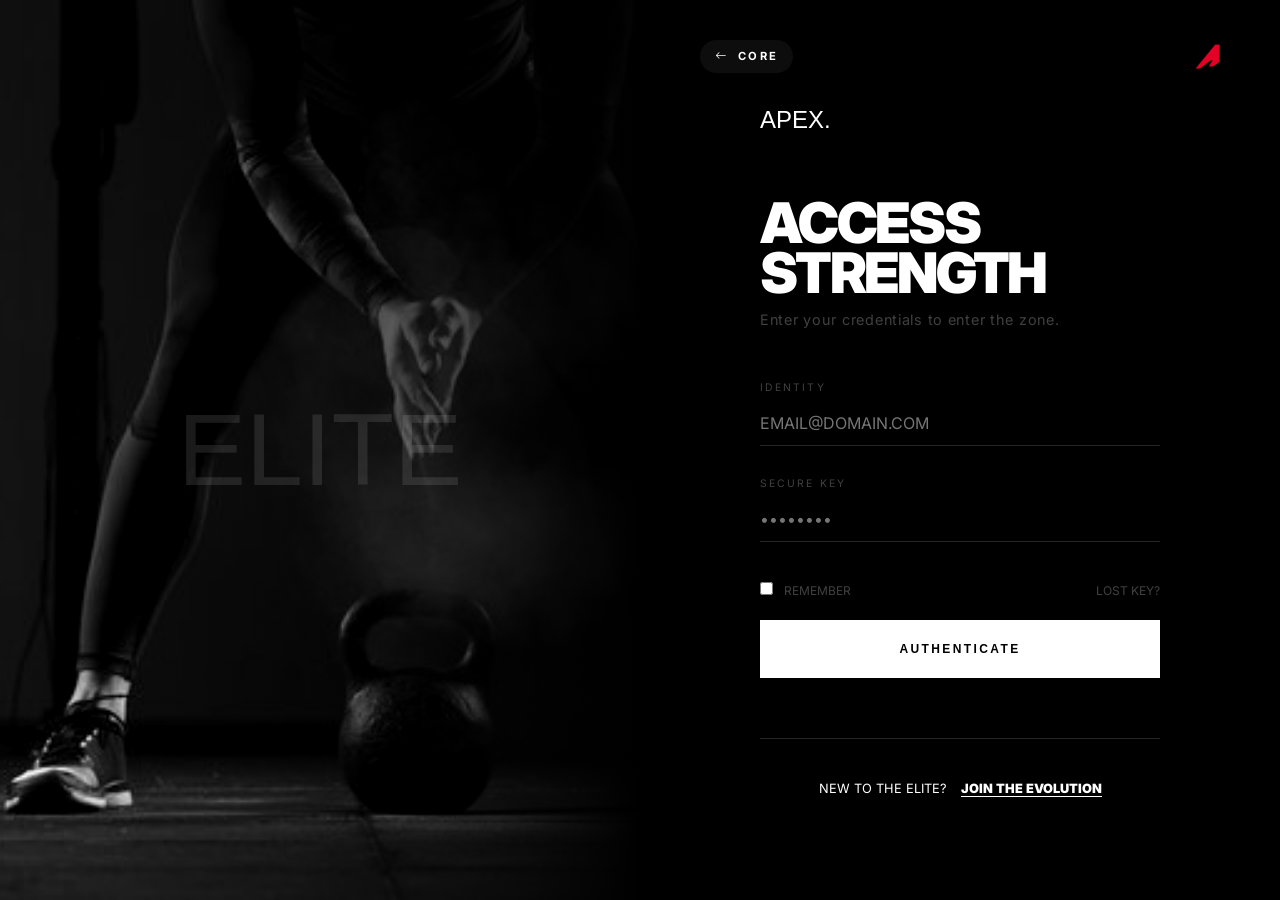
<file: frontend/login.html>
<!DOCTYPE html>
<html lang="en">
<head>
    <meta charset="UTF-8">
    <meta name="viewport" content="width=device-width, initial-scale=1.0">
    <title>LOGIN | APEX ELITE</title>
    <link href="https://cdn.jsdelivr.net/npm/bootstrap@5.3.2/dist/css/bootstrap.min.css" rel="stylesheet">
    <link rel="stylesheet" href="https://cdn.jsdelivr.net/npm/bootstrap-icons@1.11.3/font/bootstrap-icons.min.css">
    <link href="https://fonts.googleapis.com/css2?family=Inter:wght@300;400;700;900&family=Syncopate:wght@700&display=swap" rel="stylesheet">
    <style>
        :root { --bg: #000000; --text: #ffffff; --muted: #404040; --border: #262626; }
        body, html { margin: 0; padding: 0; height: 100%; background: var(--bg); color: var(--text); font-family: 'Inter', sans-serif; overflow-x: hidden; }
        
        .main-grid { display: grid; grid-template-columns: 1fr 1fr; height: 100vh; width: 100vw; }
        
        /* Creative Image Side */
        .visual-side { position: relative; overflow: hidden; background: #0a0a0a; }
        .visual-side img { width: 100%; height: 100%; object-fit: cover; filter: grayscale(100%) contrast(1.1); transition: transform 2s ease; }
        .visual-side:hover img { transform: scale(1.1); }
        .visual-side::after { content: ''; position: absolute; inset: 0; background: linear-gradient(to right, transparent, var(--bg)); }
        
        .floating-label { position: absolute; top: 50%; left: 50%; transform: translate(-50%, -50%); z-index: 2; font-family: 'Syncopate', sans-serif; font-size: 8vw; opacity: 0.1; pointer-events: none; white-space: nowrap; }

        /* Form Side */
        .form-side { display: flex; flex-direction: column; padding: 60px; justify-content: center; position: relative; }
        
        .top-nav { position: absolute; top: 40px; left: 60px; right: 60px; display: flex; justify-content: space-between; align-items: center; z-index: 10; }
        .back-home { color: var(--text); text-decoration: none; font-size: 0.7rem; font-weight: 700; letter-spacing: 0.2em; display: flex; align-items: center; gap: 10px; transition: 0.3s; background: rgba(255,255,255,0.05); padding: 8px 15px; border-radius: 50px; backdrop-filter: blur(10px); }
        .back-home:hover { opacity: 0.6; transform: translateX(-5px); background: rgba(255,255,255,0.1); }

        .form-content { max-width: 400px; margin: 0 auto; width: 100%; animation: fadeIn 1s ease-out; position: relative; z-index: 1; }
        @keyframes fadeIn { from { opacity: 0; transform: translateY(20px); } to { opacity: 1; transform: translateY(0); } }

        .brand-mark { font-family: 'Syncopate', sans-serif; font-size: 1.5rem; margin-bottom: 60px; display: block; }
        
        h1 { font-size: 3.5rem; font-weight: 900; letter-spacing: -0.04em; margin-bottom: 10px; line-height: 0.9; }
        .subtitle { color: var(--muted); margin-bottom: 50px; font-size: 0.9rem; letter-spacing: 0.05em; }

        .input-group-v2 { margin-bottom: 30px; border-bottom: 1px solid var(--border); transition: 0.3s; }
        .input-group-v2:focus-within { border-bottom-color: #fff; }
        .input-group-v2 label { display: block; font-size: 0.65rem; text-transform: uppercase; letter-spacing: 0.2em; color: var(--muted); margin-bottom: 5px; }
        .input-group-v2 input { width: 100%; background: none; border: none; padding: 10px 0; color: #fff; outline: none; font-size: 1rem; }

        .btn-black { background: #fff; color: #000; border: none; padding: 20px; width: 100%; font-family: 'Syncopate', sans-serif; font-size: 0.75rem; font-weight: 700; letter-spacing: 0.2em; margin-top: 20px; transition: 0.4s; cursor: pointer; }
        .btn-black:hover { background: #e0e0e0; transform: translateY(-5px); box-shadow: 0 20px 40px rgba(255,255,255,0.1); }

        .form-footer { margin-top: 40px; display: flex; justify-content: space-between; font-size: 0.75rem; }
        .form-footer a { color: var(--muted); text-decoration: none; transition: 0.3s; }
        .form-footer a:hover { color: #fff; }

        .signup-cta { margin-top: 60px; text-align: center; font-size: 0.8rem; border-top: 1px solid var(--border); padding-top: 40px; }
        .signup-cta a { color: #fff; font-weight: 900; text-decoration: none; margin-left: 10px; border-bottom: 1px solid #fff; }

        @media (max-width: 992px) { 
            .main-grid { grid-template-columns: 1fr; } 
            .visual-side { display: none; } 
            .form-side { padding: 120px 20px 40px; } 
            .top-nav { left: 20px; right: 20px; top: 20px; }
            .brand-mark { margin-bottom: 30px; font-size: 1.2rem; }
            h1 { font-size: 2.5rem; }
        }
    </style>
</head>
<body>
    <div class="main-grid">
        <div class="visual-side">
            <img src="images/login-new.jpg" alt="Fitness">
            <div class="floating-label">ELITE</div>
        </div>
        <div class="form-side">
            <div class="top-nav">
                <a href="index.html" class="back-home"><i class="bi bi-arrow-left"></i> CORE</a>
                <img src="images/logo-red.png" alt="Logo" style="height: 25px;">
            </div>
            <div class="form-content">
                <span class="brand-mark">APEX.</span>
                <h1>ACCESS<br>STRENGTH</h1>
                <p class="subtitle">Enter your credentials to enter the zone.</p>
                <div id="error-msg" style="color:#ff4444;margin-bottom:8px;"></div>
                <div id="success-msg" style="color:#22c55e;margin-bottom:8px;"></div>
                <form>
                    <div class="input-group-v2">
                        <label>Identity</label>
                        <input id="username" type="email" placeholder="EMAIL@DOMAIN.COM" required>
                    </div>
                    <div class="input-group-v2">
                        <label>Secure Key</label>
                        <input id="password" type="password" placeholder="••••••••" required>
                    </div>
                    <div class="form-footer">
                        <label style="cursor: pointer; color: var(--muted);"><input type="checkbox" style="margin-right: 8px;"> REMEMBER</label>
                        <a href="#">LOST KEY?</a>
                    </div>
                    <button type="submit" class="btn-black">AUTHENTICATE</button>
                </form>
                <div class="signup-cta">
                    NEW TO THE ELITE? <a href="signup.html">JOIN THE EVOLUTION</a>
                </div>
            </div>
        </div>
    </div>
</body>
<script src="js/main.js"></script>
</html>
</file>
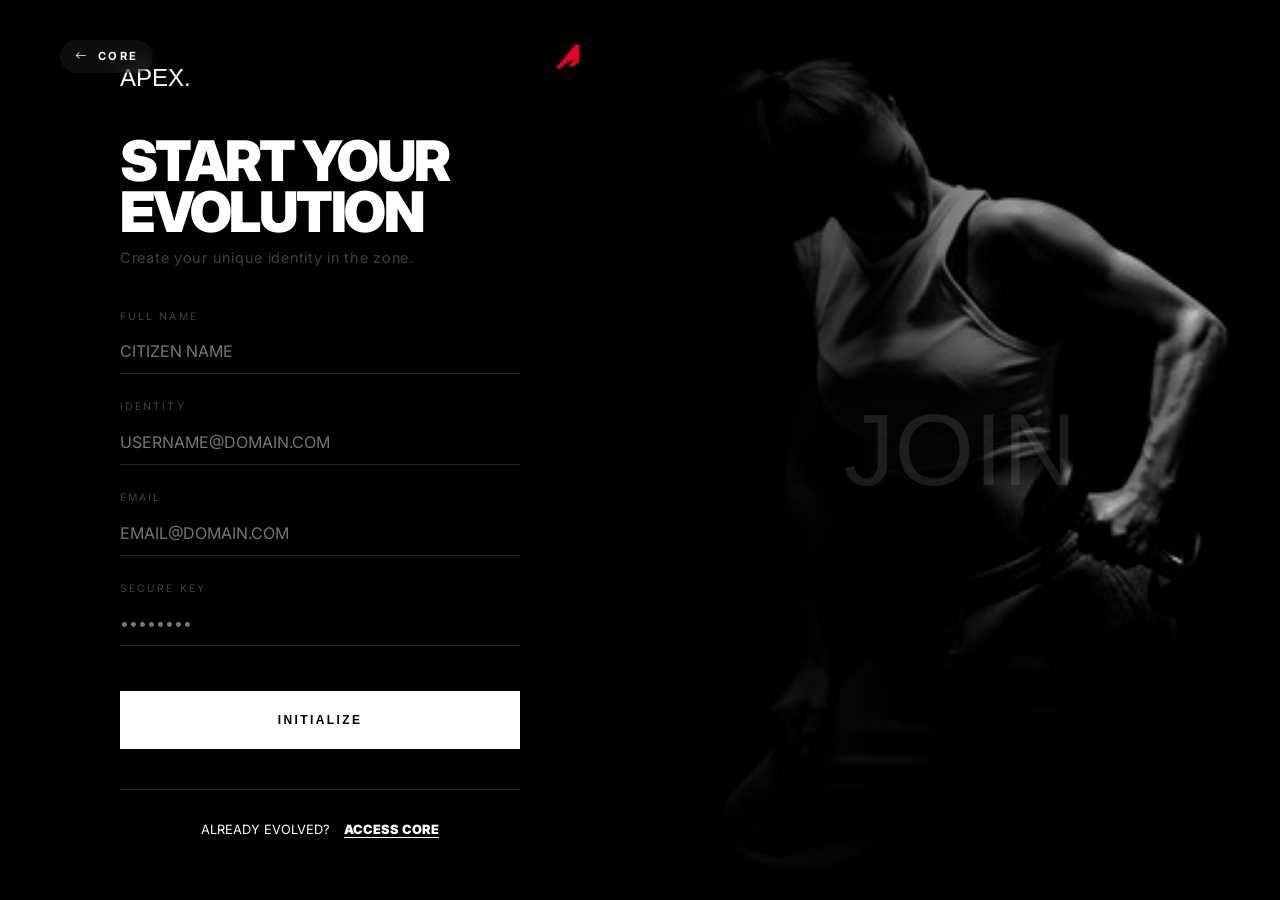
<file: frontend/signup.html>
<!DOCTYPE html>
<html lang="en">
<head>
    <meta charset="UTF-8">
    <meta name="viewport" content="width=device-width, initial-scale=1.0">
    <title>JOIN | APEX ELITE</title>
    <link href="https://cdn.jsdelivr.net/npm/bootstrap@5.3.2/dist/css/bootstrap.min.css" rel="stylesheet">
    <link rel="stylesheet" href="https://cdn.jsdelivr.net/npm/bootstrap-icons@1.11.3/font/bootstrap-icons.min.css">
    <link href="https://fonts.googleapis.com/css2?family=Inter:wght@300;400;700;900&family=Syncopate:wght@700&display=swap" rel="stylesheet">
    <style>
        :root { --bg: #000000; --text: #ffffff; --muted: #404040; --border: #262626; }
        body, html { margin: 0; padding: 0; height: 100%; background: var(--bg); color: var(--text); font-family: 'Inter', sans-serif; overflow-x: hidden; }
        .main-grid { display: grid; grid-template-columns: 1fr 1fr; height: 100vh; width: 100vw; direction: rtl; }
        .visual-side { position: relative; overflow: hidden; background: #0a0a0a; }
        .visual-side img { width: 100%; height: 100%; object-fit: cover; filter: grayscale(100%) contrast(1.1); transition: transform 2s ease; }
        .visual-side:hover img { transform: scale(1.1); }
        .visual-side::after { content: ''; position: absolute; inset: 0; background: linear-gradient(to left, transparent, var(--bg)); }
        .floating-label { position: absolute; top: 50%; left: 50%; transform: translate(-50%, -50%); z-index: 2; font-family: 'Syncopate', sans-serif; font-size: 8vw; opacity: 0.1; pointer-events: none; white-space: nowrap; }
        .form-side { display: flex; flex-direction: column; padding: 60px; justify-content: center; position: relative; direction: ltr; }
        .top-nav { position: absolute; top: 40px; left: 60px; right: 60px; display: flex; justify-content: space-between; align-items: center; z-index: 10; }
        .back-home { color: var(--text); text-decoration: none; font-size: 0.7rem; font-weight: 700; letter-spacing: 0.2em; display: flex; align-items: center; gap: 10px; transition: 0.3s; background: rgba(255,255,255,0.05); padding: 8px 15px; border-radius: 50px; backdrop-filter: blur(10px); }
        .back-home:hover { opacity: 0.6; transform: translateX(-5px); background: rgba(255,255,255,0.1); }
        .form-content { max-width: 400px; margin: 0 auto; width: 100%; animation: fadeIn 1s ease-out; position: relative; z-index: 1; }
        @keyframes fadeIn { from { opacity: 0; transform: translateY(20px); } to { opacity: 1; transform: translateY(0); } }
        .brand-mark { font-family: 'Syncopate', sans-serif; font-size: 1.5rem; margin-bottom: 40px; display: block; }
        h1 { font-size: 3.5rem; font-weight: 900; letter-spacing: -0.04em; margin-bottom: 10px; line-height: 0.9; }
        .subtitle { color: var(--muted); margin-bottom: 40px; font-size: 0.9rem; letter-spacing: 0.05em; }
        .input-group-v2 { margin-bottom: 25px; border-bottom: 1px solid var(--border); transition: 0.3s; }
        .input-group-v2:focus-within { border-bottom-color: #fff; }
        .input-group-v2 label { display: block; font-size: 0.65rem; text-transform: uppercase; letter-spacing: 0.2em; color: var(--muted); margin-bottom: 5px; }
        .input-group-v2 input { width: 100%; background: none; border: none; padding: 10px 0; color: #fff; outline: none; font-size: 1rem; }
        .btn-black { background: #fff; color: #000; border: none; padding: 20px; width: 100%; font-family: 'Syncopate', sans-serif; font-size: 0.75rem; font-weight: 700; letter-spacing: 0.2em; margin-top: 20px; transition: 0.4s; cursor: pointer; }
        .btn-black:hover { background: #e0e0e0; transform: translateY(-5px); box-shadow: 0 20px 40px rgba(255,255,255,0.1); }
        .signup-cta { margin-top: 40px; text-align: center; font-size: 0.8rem; border-top: 1px solid var(--border); padding-top: 30px; }
        .signup-cta a { color: #fff; font-weight: 900; text-decoration: none; margin-left: 10px; border-bottom: 1px solid #fff; }
        @media (max-width: 992px) { 
            .main-grid { grid-template-columns: 1fr; } 
            .visual-side { display: none; } 
            .form-side { padding: 120px 20px 40px; } 
            .top-nav { left: 20px; right: 20px; top: 20px; }
            .brand-mark { margin-bottom: 30px; font-size: 1.2rem; }
            h1 { font-size: 2.5rem; }
        }
    </style>
</head>
<body>
    <div class="main-grid">
        <div class="visual-side">
            <img src="images/signup-new.jpg" alt="Fitness">
            <div class="floating-label">JOIN</div>
        </div>
        <div class="form-side">
            <div class="top-nav">
                <a href="index.html" class="back-home"><i class="bi bi-arrow-left"></i> CORE</a>
                <img src="images/logo-red.png" alt="Logo" style="height: 25px;">
            </div>
            <div class="form-content">
                <span class="brand-mark">APEX.</span>
                <h1>START YOUR<br>EVOLUTION</h1>
                <p class="subtitle">Create your unique identity in the zone.</p>
                <div id="error-msg" style="color:#ff4444;margin-bottom:8px;"></div>
                <div id="success-msg" style="color:#22c55e;margin-bottom:8px;"></div>
                <form>
                    <div class="input-group-v2">
                        <label>Full Name</label>
                        <input id="fullName" type="text" placeholder="CITIZEN NAME" required>
                    </div>
                    <div class="input-group-v2">
                        <label>Identity</label>
                        <input id="username" type="email" placeholder="USERNAME@DOMAIN.COM" required>
                    </div>
                    <div class="input-group-v2">
                        <label>Email</label>
                        <input id="email" type="email" placeholder="EMAIL@DOMAIN.COM" required>
                    </div>
                    <div class="input-group-v2">
                        <label>Secure Key</label>
                        <input id="password" type="password" placeholder="••••••••" required>
                    </div>
                    <button type="submit" class="btn-black">INITIALIZE</button>
                </form>
                <div class="signup-cta">
                    ALREADY EVOLVED? <a href="login.html">ACCESS CORE</a>
                </div>
            </div>
        </div>
    </div>
</body>
<script src="js/main.js"></script>
</html>
</file>
